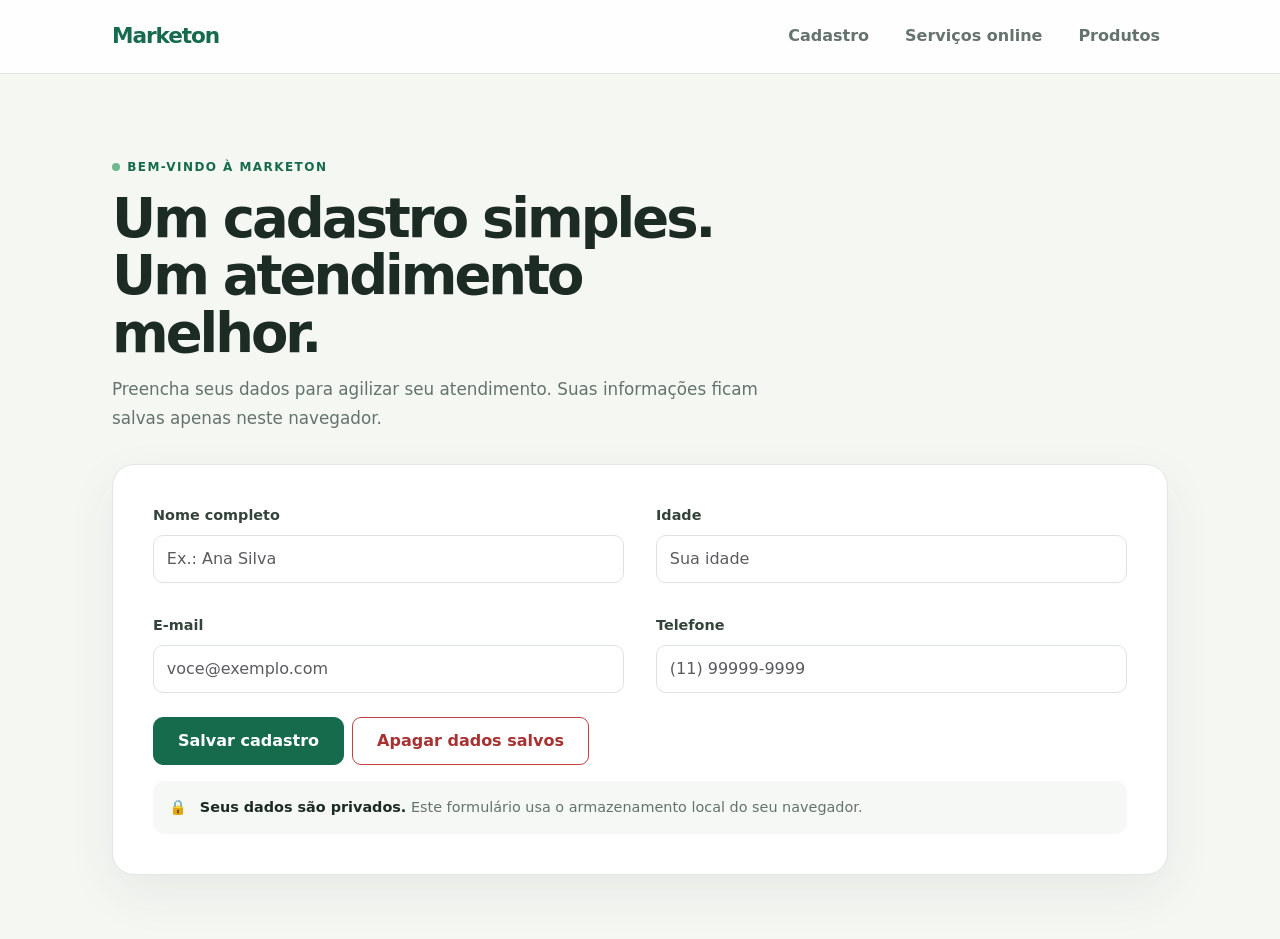
<file: html/index.html>
<!doctype html>
<html lang="pt-br">
  <head>
    <meta charset="UTF-8" />
    <meta name="viewport" content="width=device-width, initial-scale=1.0" />
    <meta name="theme-color" content="#176b4d" />
    <meta name="description" content="Faça seu cadastro com a Marketon de forma rápida e segura." />
    <title>Cadastro | Marketon</title>

    <link
      href="https://cdn.jsdelivr.net/npm/bootstrap@5.3.8/dist/css/bootstrap.min.css"
      rel="stylesheet"
      integrity="sha384-sRIl4kxILFvY47J16cr9ZwB07vP4J8+LH7qKQnuqkuIAvNWLzeN8tE5YBujZqJLB"
      crossorigin="anonymous"
    />
    <link rel="stylesheet" href="../style/style.css" />

  </head>
  <body>
    <nav class="navbar navbar-expand-md bg-body-tertiary">
      <div class="container">
        <a class="navbar-brand" href="index.html">Marketon</a>

        <div class="navbar-nav">
          <a class="nav-link" href="index.html">Cadastro</a>
          <a class="nav-link" href="formulario.html">Serviços online</a>
          <a class="nav-link" href="produto.html">Produtos</a>
        </div>
      </div>
    </nav>
    <main class="container">
      <header class="page-intro">
        <span class="eyebrow">Bem-vindo à Marketon</span>
        <h1 id="titulo">Um cadastro simples.<br />Um atendimento melhor.</h1>
        <p>Preencha seus dados para agilizar seu atendimento. Suas informações ficam salvas apenas neste navegador.</p>
      </header>

      <section class="content-card" aria-labelledby="titulo">
        <div class="card-body">
          <form id="formulario">
            <div class="row g-3">
              <div class="col-12 col-md-6">
                <label for="nome" class="form-label">Nome completo</label>
                <input type="text" id="nome" name="nome" class="form-control" autocomplete="name" placeholder="Ex.: Ana Silva" required />
              </div>
              <div class="col-12 col-md-6">
                <label for="idade" class="form-label">Idade</label>
                <input type="number" id="idade" name="idade" class="form-control" min="1" max="120" placeholder="Sua idade" required />
              </div>
              <div class="col-12 col-md-6">
                <label for="email" class="form-label">E-mail</label>
                <input type="email" id="email" name="email" class="form-control" autocomplete="email" placeholder="voce@exemplo.com" required />
              </div>
              <div class="col-12 col-md-6">
                <label for="telefone" class="form-label">Telefone</label>
                <input type="tel" id="telefone" name="telefone" class="form-control" autocomplete="tel" placeholder="(11) 99999-9999" required />
              </div>
            </div>
            <div class="d-flex flex-column flex-sm-row gap-2 mt-4">
              <button id="botao" type="submit" class="btn btn-primary px-4">Salvar cadastro</button>
              <button id="apagar-dados" type="button" class="btn btn-outline-danger px-4">Apagar dados salvos</button>
            </div>
          </form>
          <p id="resultado" class="alert d-none mt-3 mb-0" role="status" aria-live="polite"></p>
          <div class="feature-note"><span aria-hidden="true">🔒</span><span><strong>Seus dados são privados.</strong> Este formulário usa o armazenamento local do seu navegador.</span></div>
        </div>
      </section>
    </main>

            <script
    src="https://cdn.jsdelivr.net/npm/bootstrap@5.3.8/dist/js/bootstrap.bundle.min.js"
    integrity="sha384-FKyoEForCGlyvwx9Hj09JcYn3nv7wiPVlz7YYwJrWVcXK/BmnVDxM+D2scQbITxI"
    crossorigin="anonymous"
    ></script>
    <script src="../js/script.js"></script>
  </body>
</html>
</file>
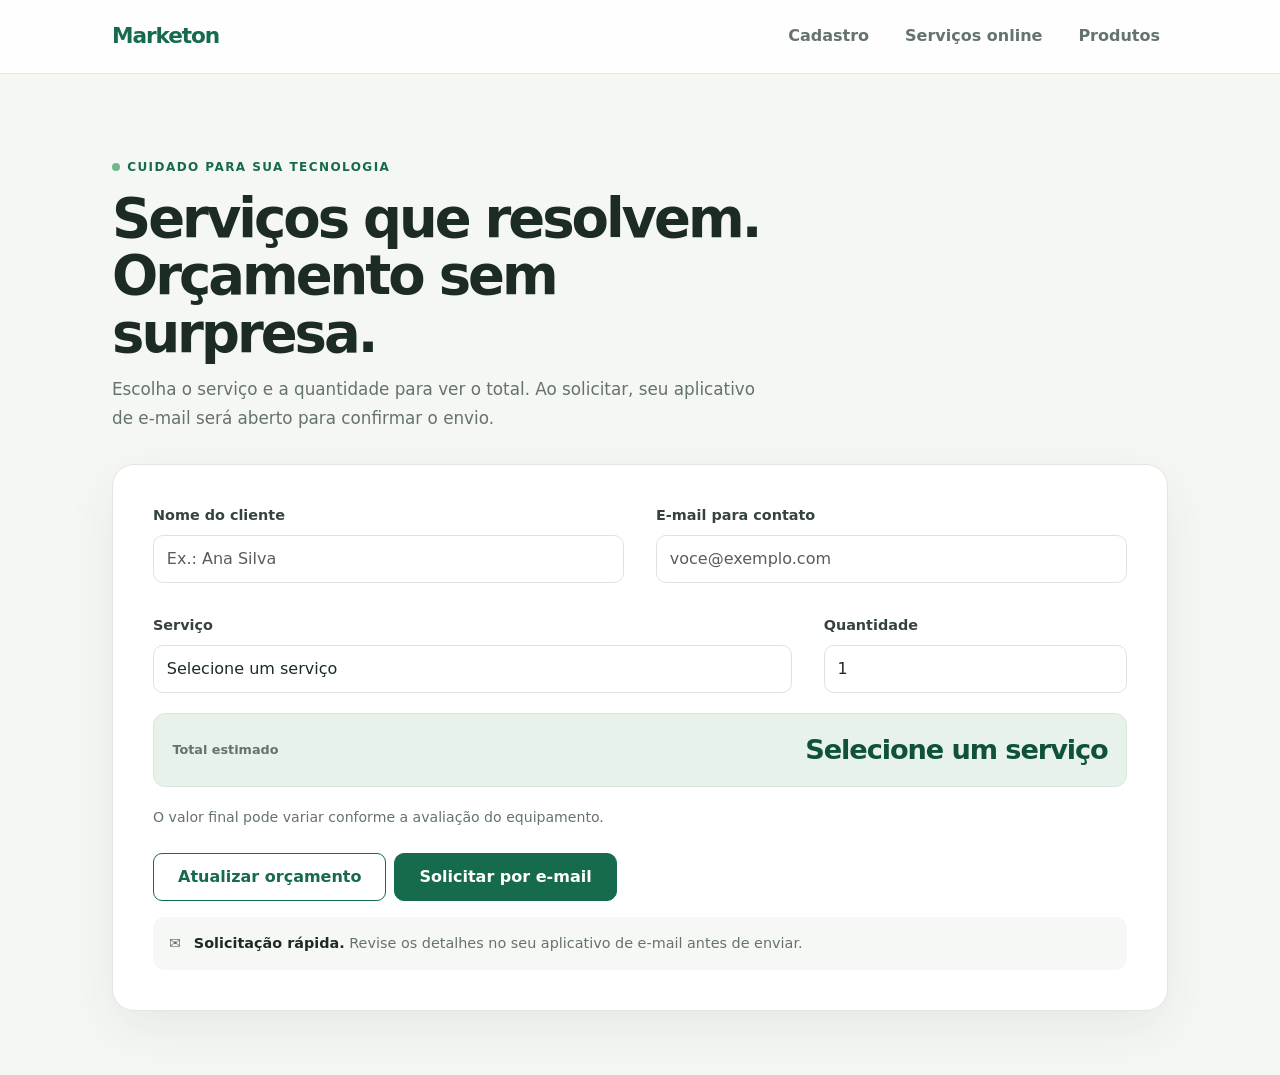
<file: html/formulario.html>
<!doctype html>
<html lang="pt-br">
  <head>
    <meta charset="UTF-8" />
    <meta name="viewport" content="width=device-width, initial-scale=1.0" />
    <meta name="theme-color" content="#176b4d" />
    <meta name="description" content="Solicite serviços de tecnologia e acompanhe seu orçamento com a Marketon." />
    <title>Serviços online | Marketon</title>

    <link
      href="https://cdn.jsdelivr.net/npm/bootstrap@5.3.8/dist/css/bootstrap.min.css"
      rel="stylesheet"
      integrity="sha384-sRIl4kxILFvY47J16cr9ZwB07vP4J8+LH7qKQnuqkuIAvNWLzeN8tE5YBujZqJLB"
      crossorigin="anonymous"
    />
    <link rel="stylesheet" href="../style/style.css" />

  </head>
  <body>
    <nav class="navbar navbar-expand-md bg-body-tertiary">
      <div class="container">
        <a class="navbar-brand" href="index.html">Marketon</a>

        <div class="navbar-nav">
          <a class="nav-link" href="index.html">Cadastro</a>
          <a class="nav-link" href="formulario.html">Serviços online</a>
          <a class="nav-link" href="produto.html">Produtos</a>
        </div>
      </div>
    </nav>
    <main class="container">
      <header class="page-intro">
        <span class="eyebrow">Cuidado para sua tecnologia</span>
        <h1 id="titulo">Serviços que resolvem.<br />Orçamento sem surpresa.</h1>
        <p>Escolha o serviço e a quantidade para ver o total. Ao solicitar, seu aplicativo de e-mail será aberto para confirmar o envio.</p>
      </header>

      <section class="content-card" aria-labelledby="titulo">
        <div class="card-body">
          <form id="formulario">
            <div class="row g-3">
              <div class="col-12 col-md-6">
                <label for="nome" class="form-label">Nome do cliente</label>
                <input type="text" id="nome" name="nome" class="form-control" autocomplete="name" placeholder="Ex.: Ana Silva" required />
              </div>
              <div class="col-12 col-md-6">
                <label for="email" class="form-label">E-mail para contato</label>
                <input type="email" id="email" name="email" class="form-control" autocomplete="email" placeholder="voce@exemplo.com" required />
              </div>
              <div class="col-12 col-md-8">
                <label for="servico" class="form-label">Serviço</label>
                <select id="servico" name="servico" class="form-select" required>
                  <option value="">Selecione um serviço</option>
                </select>
              </div>
              <div class="col-12 col-md-4">
                <label for="quantidade" class="form-label">Quantidade</label>
                <input type="number" id="quantidade" name="quantidade" class="form-control" min="1" step="1" value="1" required />
              </div>
            </div>

            <div class="summary-panel" aria-live="polite">
              <span class="summary-label">Total estimado</span>
              <output id="total-orcamento" class="summary-value" for="servico quantidade">Selecione um serviço</output>
            </div>
            <p class="helper-text">O valor final pode variar conforme a avaliação do equipamento.</p>

            <div class="d-flex flex-column flex-sm-row gap-2 mt-4">
              <button id="calcular-orcamento" type="button" class="btn btn-outline-success px-4">Atualizar orçamento</button>
              <button type="submit" class="btn btn-primary px-4">Solicitar por e-mail</button>
            </div>
          </form>
          <p id="resultado" class="alert d-none mt-3 mb-0" role="status" aria-live="polite"></p>
          <div class="feature-note"><span aria-hidden="true">✉</span><span><strong>Solicitação rápida.</strong> Revise os detalhes no seu aplicativo de e-mail antes de enviar.</span></div>
        </div>
      </section>
    </main>
            <script
    src="https://cdn.jsdelivr.net/npm/bootstrap@5.3.8/dist/js/bootstrap.bundle.min.js"
    integrity="sha384-FKyoEForCGlyvwx9Hj09JcYn3nv7wiPVlz7YYwJrWVcXK/BmnVDxM+D2scQbITxI"
    crossorigin="anonymous"
    ></script>
    <script src="../js/formulario.js"></script>
  </body>
</html>
</file>
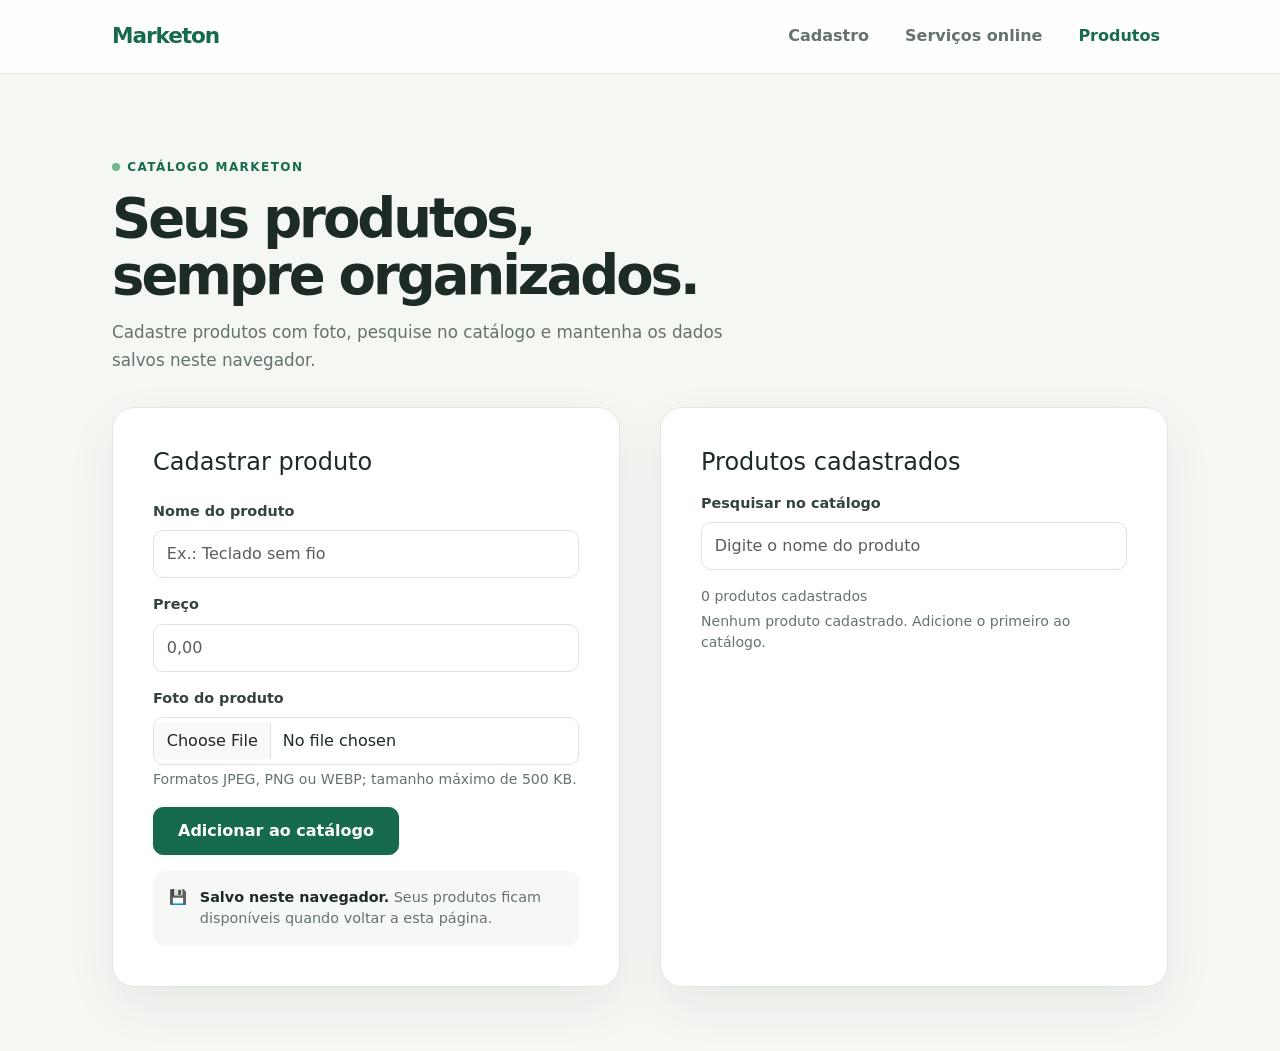
<file: html/produto.html>
<!doctype html>
<html lang="pt-br">
  <head>
    <meta charset="UTF-8" />
    <meta name="viewport" content="width=device-width, initial-scale=1.0" />
    <meta name="theme-color" content="#176b4d" />
    <meta name="description" content="Cadastre, pesquise e organize os produtos da Marketon." />
    <title>Produtos | Marketon</title>

    <link
      href="https://cdn.jsdelivr.net/npm/bootstrap@5.3.8/dist/css/bootstrap.min.css"
      rel="stylesheet"
      integrity="sha384-sRIl4kxILFvY47J16cr9ZwB07vP4J8+LH7qKQnuqkuIAvNWLzeN8tE5YBujZqJLB"
      crossorigin="anonymous"
    />
    <link rel="stylesheet" href="../style/style.css" />
  </head>
  <body>
    <nav class="navbar navbar-expand-md bg-body-tertiary">
      <div class="container">
        <a class="navbar-brand" href="index.html">Marketon</a>
        <div class="navbar-nav">
          <a class="nav-link" href="index.html">Cadastro</a>
          <a class="nav-link" href="formulario.html">Serviços online</a>
          <a class="nav-link active" href="produto.html" aria-current="page">Produtos</a>
        </div>
      </div>
    </nav>

    <main class="container">
      <header class="page-intro">
        <span class="eyebrow">Catálogo Marketon</span>
        <h1 id="titulo">Seus produtos,<br />sempre organizados.</h1>
        <p>Cadastre produtos com foto, pesquise no catálogo e mantenha os dados salvos neste navegador.</p>
      </header>

      <div class="row g-4">
        <section class="col-12 col-md-6" aria-labelledby="titulo-cadastro">
          <div class="content-card h-100">
            <div class="card-body">
              <h2 id="titulo-cadastro" class="h4 mb-4">Cadastrar produto</h2>
              <form id="formulario">
                <div class="mb-3">
                  <label for="nome" class="form-label">Nome do produto</label>
                  <input type="text" id="nome" name="nome" class="form-control" maxlength="80" placeholder="Ex.: Teclado sem fio" required />
                </div>
                <div class="mb-3">
                  <label for="preco" class="form-label">Preço</label>
                  <input type="number" id="preco" name="preco" class="form-control" min="0.01" step="0.01" placeholder="0,00" required />
                </div>
                <div class="mb-3">
                  <label for="foto" class="form-label">Foto do produto</label>
                  <input type="file" id="foto" name="foto" class="form-control" accept="image/jpeg,image/png,image/webp" required />
                  <div class="form-text">Formatos JPEG, PNG ou WEBP; tamanho máximo de 500 KB.</div>
                </div>
                <div class="mb-3 text-center">
                  <img id="previa" class="img-fluid rounded d-none" style="max-height: 200px" alt="Pré-visualização do produto" />
                </div>
                <button type="submit" class="btn btn-primary px-4">Adicionar ao catálogo</button>
              </form>
              <p id="mensagem" class="alert d-none mt-3 mb-0" role="status" aria-live="polite"></p>
              <div class="feature-note"><span aria-hidden="true">💾</span><span><strong>Salvo neste navegador.</strong> Seus produtos ficam disponíveis quando voltar a esta página.</span></div>
            </div>
          </div>
        </section>

        <section class="col-12 col-md-6" aria-labelledby="titulo-produtos">
          <div class="content-card h-100">
            <div class="card-body">
              <h2 id="titulo-produtos" class="h4 mb-3">Produtos cadastrados</h2>
              <label for="busca-produtos" class="form-label">Pesquisar no catálogo</label>
              <input type="search" id="busca-produtos" class="form-control mb-3" placeholder="Digite o nome do produto" />
              <p id="total-produtos" class="form-text" aria-live="polite"></p>
              <div id="lista-produtos" class="row g-3"></div>
            </div>
          </div>
        </section>
      </div>
    </main>

    <script src="../js/produto.js"></script>
  </body>
</html>
</file>
<file: style/style.css>
:root {
  color-scheme: light;
  --ink: #1d2b25;
  --muted: #64736b;
  --brand: #176b4d;
  --brand-dark: #10513a;
  --brand-soft: #e7f2eb;
  --canvas: #f5f7f3;
  --line: #e1e8e1;
  --white: #fff;
}

* { box-sizing: border-box; }

.container { width: min(100% - 2rem, 1080px); margin-right: auto; margin-left: auto; }
.navbar .container { display: flex; align-items: center; justify-content: space-between; }
.navbar-nav { display: flex; gap: 1.25rem; }
.navbar-brand, .nav-link { text-decoration: none; }
.form-label { display: block; }
.mb-3 { margin-bottom: 1rem; }
.mt-2 { margin-top: .5rem; }
.form-text { color: var(--muted); font-size: .88rem; }
.row { display: grid; grid-template-columns: repeat(12, minmax(0, 1fr)); gap: 1rem; }
.col-12 { grid-column: span 12; }
.d-flex { display: flex; }
.flex-column { flex-direction: column; }
.gap-2 { gap: .5rem; }
.px-4 { padding-right: 1.5rem; padding-left: 1.5rem; }
.mt-3 { margin-top: 1rem; }
.mt-4 { margin-top: 1.5rem; }
.mb-0 { margin-bottom: 0; }
.d-none { display: none !important; }
.text-decoration-none { text-decoration: none; }

button, input, select { font: inherit; }
button { cursor: pointer; }

body {
  min-height: 100vh;
  margin: 0;
  background: var(--canvas);
  color: var(--ink);
  font-family: Inter, ui-sans-serif, system-ui, -apple-system, "Segoe UI", sans-serif;
}

.navbar {
  min-height: 74px;
  background: rgba(255, 255, 255, .94) !important;
  border-bottom: 1px solid var(--line);
}

.navbar-brand {
  color: var(--brand) !important;
  font-size: 1.35rem;
  font-weight: 800;
  letter-spacing: -.05em;
}

.nav-link { color: var(--muted); font-weight: 600; }
.nav-link:hover, .nav-link.active { color: var(--brand) !important; }

main.container { max-width: 1080px; padding-top: clamp(2.5rem, 7vw, 5rem); padding-bottom: 4rem; }

.page-intro { max-width: 650px; margin-bottom: 2rem; }
.eyebrow {
  display: inline-flex;
  align-items: center;
  gap: .45rem;
  margin-bottom: .85rem;
  color: var(--brand);
  font-size: .75rem;
  font-weight: 800;
  letter-spacing: .12em;
  text-transform: uppercase;
}
.eyebrow::before { width: 8px; height: 8px; border-radius: 50%; background: #71b88e; content: ""; }

h1 { margin-bottom: .8rem; font-size: clamp(2rem, 5vw, 3.4rem); font-weight: 800; letter-spacing: -.055em; line-height: 1.06; }
.page-intro p { margin: 0; color: var(--muted); font-size: 1.05rem; line-height: 1.7; }

.content-card {
  overflow: hidden;
  border: 1px solid var(--line);
  border-radius: 22px;
  background: var(--white);
  box-shadow: 0 18px 50px rgba(27, 55, 39, .07);
}
.card-body { padding: clamp(1.25rem, 4vw, 2.5rem); }
.form-label { margin-bottom: .5rem; color: #34443b; font-size: .9rem; font-weight: 700; }
.form-control, .form-select { width: 100%; min-height: 48px; padding: .65rem .8rem; border: 1px solid #dce5dd; border-radius: 10px; background: var(--white); color: var(--ink); }
.form-control:focus, .form-select:focus { border-color: #5da77c; box-shadow: 0 0 0 .22rem rgba(23, 107, 77, .12); }

.btn-primary {
  display: inline-flex;
  align-items: center;
  justify-content: center;
  min-height: 48px;
  padding: .65rem 1rem;
  border-color: var(--brand);
  border-radius: 10px;
  background: var(--brand);
  color: var(--white);
  font-weight: 700;
}
.btn-primary:hover, .btn-primary:focus { border-color: var(--brand-dark); background: var(--brand-dark); }
.btn-outline-danger, .btn-outline-success { min-height: 48px; padding: .65rem 1rem; border: 1px solid; border-radius: 9px; background: transparent; font-weight: 700; }
.btn-outline-danger { border-color: #c24141; color: #a83232; }
.btn-outline-success { border-color: var(--brand); color: var(--brand); }

.summary-panel {
  display: flex;
  align-items: center;
  justify-content: space-between;
  gap: 1rem;
  margin: 1.25rem 0;
  padding: 1rem 1.15rem;
  border: 1px solid #d5e8dc;
  border-radius: 12px;
  background: var(--brand-soft);
}
.summary-label { display: block; color: var(--muted); font-size: .8rem; font-weight: 700; }
.summary-value { color: var(--brand-dark); font-size: clamp(1.25rem, 4vw, 1.7rem); font-weight: 800; letter-spacing: -.04em; }
.helper-text { color: var(--muted); font-size: .88rem; }

.feature-note {
  display: flex;
  gap: .8rem;
  align-items: flex-start;
  margin-top: 1rem;
  padding: 1rem;
  border-radius: 12px;
  background: #f6f8f5;
  color: var(--muted);
  font-size: .9rem;
}
.feature-note strong { color: var(--ink); }
.catalog-empty { grid-column: 1 / -1; }

.alert { padding: .9rem 1rem; border: 1px solid transparent; border-radius: 12px; }
.alert-success { border-color: #b7dfc5; background: #eaf6ee; color: #155c39; }
.alert-danger { border-color: #f0c3c3; background: #fff0f0; color: #8d2929; }
:focus-visible { outline: 3px solid rgba(23, 107, 77, .35); outline-offset: 3px; }

@media (max-width: 575.98px) {
  .navbar .container { align-items: flex-start; flex-direction: column; padding-top: .75rem; padding-bottom: .65rem; }
  .navbar-nav { flex-direction: row; gap: .75rem; }
  .nav-link { padding: .45rem 0; font-size: .9rem; }
  main.container { padding-top: 2.5rem; }
  .summary-panel { align-items: flex-start; flex-direction: column; gap: .2rem; }
}

@media (min-width: 576px) {
  .col-md-4 { grid-column: span 4; width: auto; }
  .col-md-6 { grid-column: span 6; width: auto; }
  .col-md-8 { grid-column: span 8; width: auto; }
  .flex-sm-row { flex-direction: row; }
}
</file>
